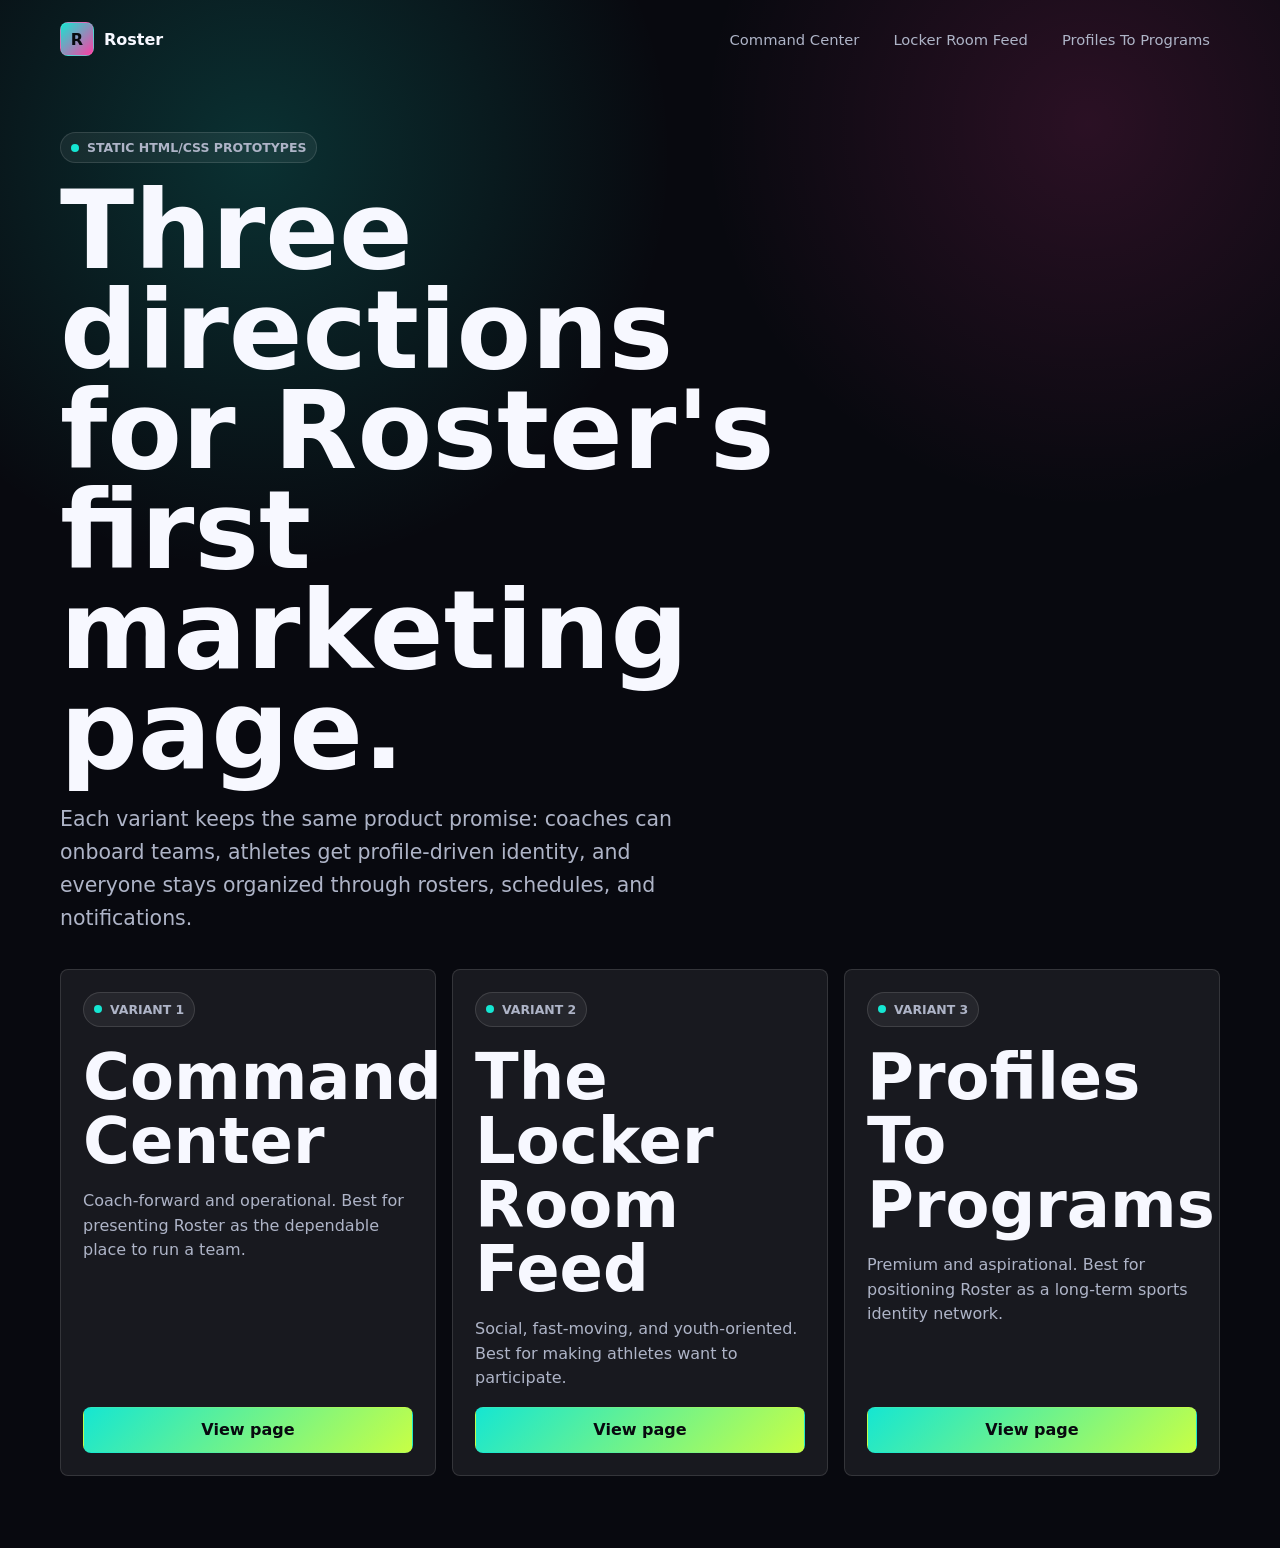
<file: marketing-page-variants/index.html>
<!doctype html>
<html lang="en">
  <head>
    <meta charset="utf-8">
    <meta name="viewport" content="width=device-width, initial-scale=1">
    <title>Roster Marketing Page Variants</title>
    <link rel="stylesheet" href="styles.css">
  </head>
  <body class="page variant-index">
    <header class="shell nav">
      <a class="brand" href="index.html"><span class="mark">R</span><span>Roster</span></a>
      <nav class="nav-links" aria-label="Variant navigation">
        <a href="command-center.html">Command Center</a>
        <a href="locker-room-feed.html">Locker Room Feed</a>
        <a href="profiles-to-programs.html">Profiles To Programs</a>
      </nav>
    </header>

    <main class="shell">
      <section class="hero">
        <div>
          <p class="eyebrow">Static HTML/CSS prototypes</p>
          <h1>Three directions for Roster's first marketing page.</h1>
          <p class="lead">Each variant keeps the same product promise: coaches can onboard teams, athletes get profile-driven identity, and everyone stays organized through rosters, schedules, and notifications.</p>
          <div class="variant-cards">
            <a class="variant-card" href="command-center.html">
              <div>
                <p class="eyebrow">Variant 1</p>
                <h2>Command Center</h2>
                <p>Coach-forward and operational. Best for presenting Roster as the dependable place to run a team.</p>
              </div>
              <span class="button accent">View page</span>
            </a>
            <a class="variant-card" href="locker-room-feed.html">
              <div>
                <p class="eyebrow">Variant 2</p>
                <h2>The Locker Room Feed</h2>
                <p>Social, fast-moving, and youth-oriented. Best for making athletes want to participate.</p>
              </div>
              <span class="button accent">View page</span>
            </a>
            <a class="variant-card" href="profiles-to-programs.html">
              <div>
                <p class="eyebrow">Variant 3</p>
                <h2>Profiles To Programs</h2>
                <p>Premium and aspirational. Best for positioning Roster as a long-term sports identity network.</p>
              </div>
              <span class="button accent">View page</span>
            </a>
          </div>
        </div>
      </section>
    </main>
  </body>
</html>
</file>
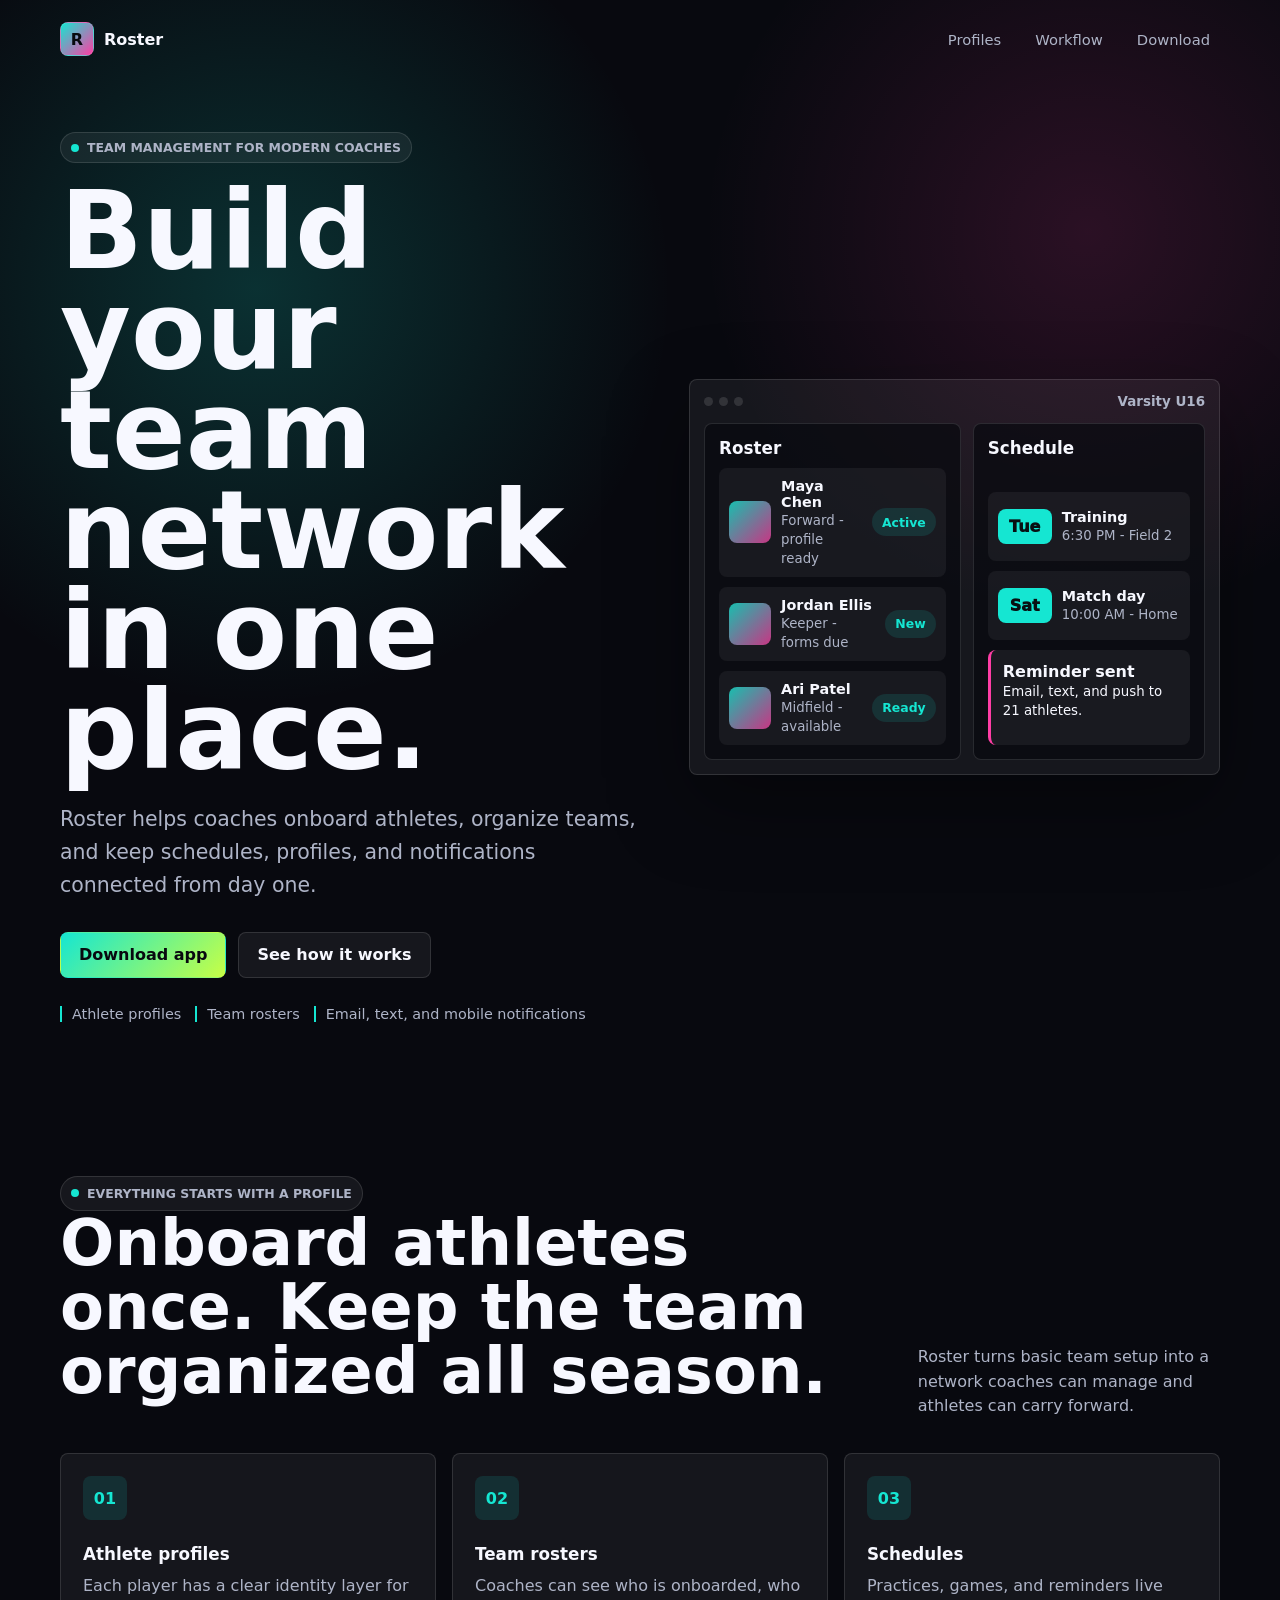
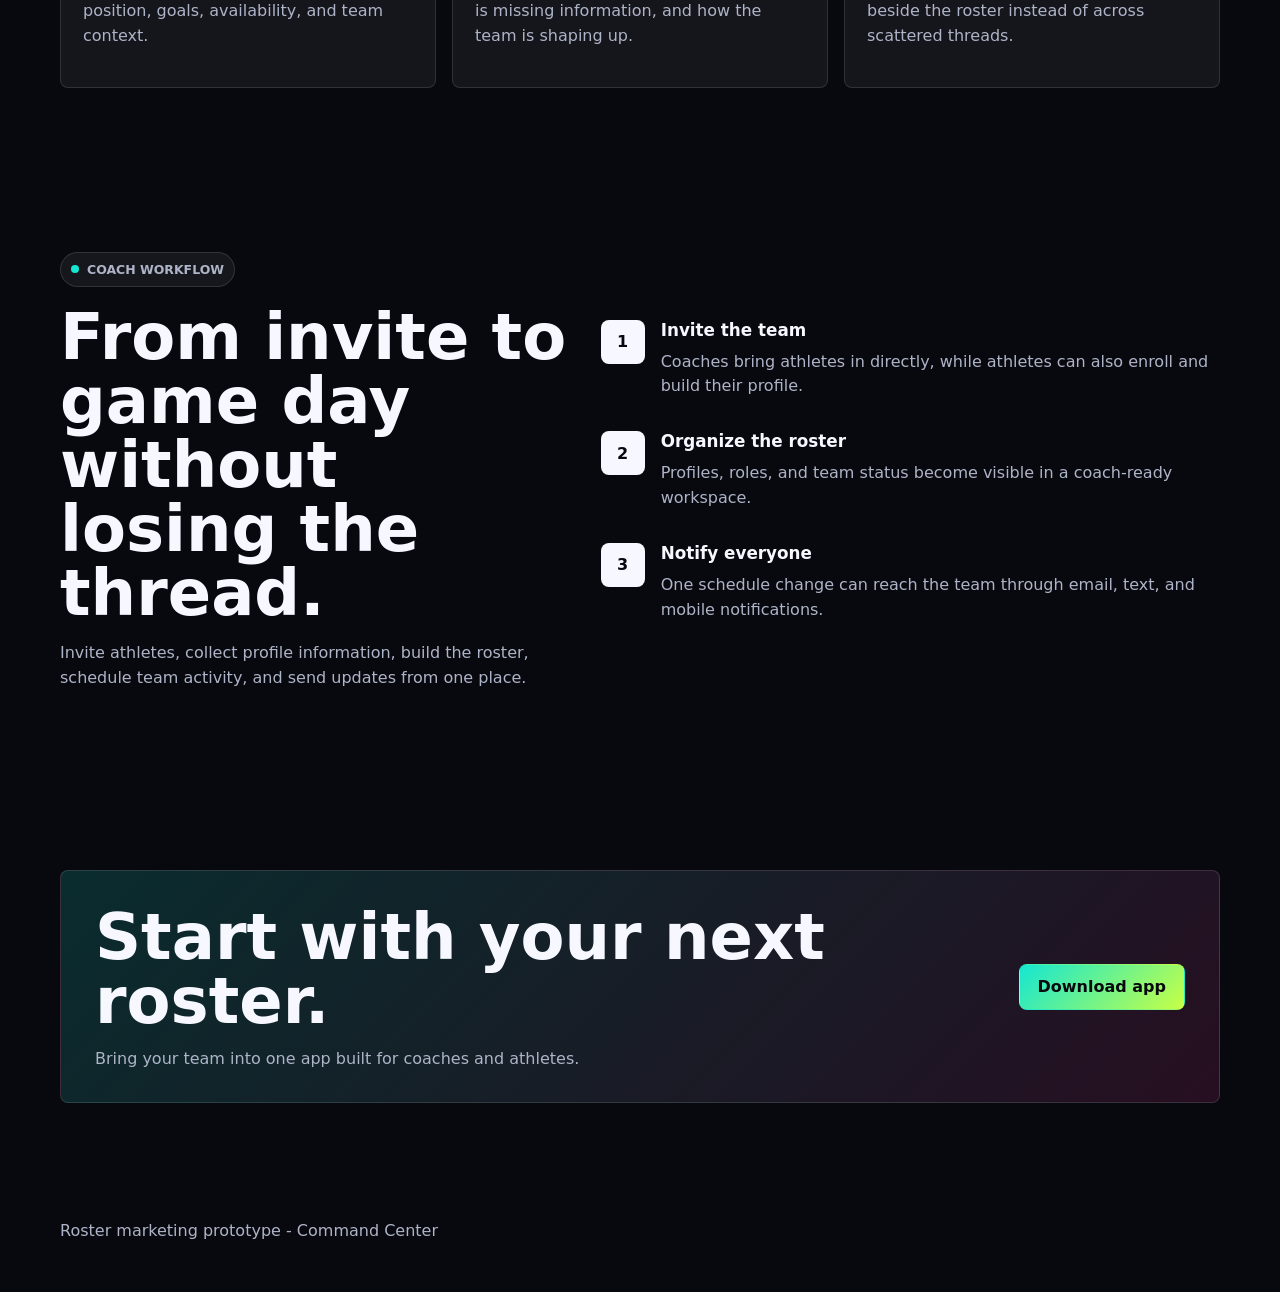
<file: marketing-page-variants/command-center.html>
<!doctype html>
<html lang="en">
  <head>
    <meta charset="utf-8">
    <meta name="viewport" content="width=device-width, initial-scale=1">
    <title>Roster - Command Center</title>
    <link rel="stylesheet" href="styles.css">
  </head>
  <body class="page">
    <header class="shell nav">
      <a class="brand" href="index.html"><span class="mark">R</span><span>Roster</span></a>
      <nav class="nav-links" aria-label="Page navigation">
        <a href="#profiles">Profiles</a>
        <a href="#workflow">Workflow</a>
        <a href="#download">Download</a>
      </nav>
    </header>

    <main>
      <section class="shell hero">
        <div>
          <p class="eyebrow">Team management for modern coaches</p>
          <h1>Build your team network in one place.</h1>
          <p class="lead">Roster helps coaches onboard athletes, organize teams, and keep schedules, profiles, and notifications connected from day one.</p>
          <div class="actions">
            <a class="button accent" href="#download">Download app</a>
            <a class="button secondary" href="#workflow">See how it works</a>
          </div>
          <div class="meta-row">
            <span>Athlete profiles</span>
            <span>Team rosters</span>
            <span>Email, text, and mobile notifications</span>
          </div>
        </div>

        <div class="panel mock-dashboard" aria-label="Roster product dashboard mockup">
          <div class="mock-top">
            <div class="dots"><span></span><span></span><span></span></div>
            <strong>Varsity U16</strong>
          </div>
          <div class="dash-layout">
            <div class="card">
              <h3>Roster</h3>
              <div class="roster-list">
                <div class="player-row"><span class="avatar"></span><span><b>Maya Chen</b><small>Forward - profile ready</small></span><span class="pill">Active</span></div>
                <div class="player-row"><span class="avatar"></span><span><b>Jordan Ellis</b><small>Keeper - forms due</small></span><span class="pill">New</span></div>
                <div class="player-row"><span class="avatar"></span><span><b>Ari Patel</b><small>Midfield - available</small></span><span class="pill">Ready</span></div>
              </div>
            </div>
            <div class="card schedule">
              <h3>Schedule</h3>
              <div class="event-row"><span class="date-chip">Tue</span><span><b>Training</b><small>6:30 PM - Field 2</small></span></div>
              <div class="event-row"><span class="date-chip">Sat</span><span><b>Match day</b><small>10:00 AM - Home</small></span></div>
              <div class="notify-stack">
                <div class="notify"><b>Reminder sent</b><br><small>Email, text, and push to 21 athletes.</small></div>
              </div>
            </div>
          </div>
        </div>
      </section>

      <section id="profiles" class="shell">
        <div class="section-head">
          <div>
            <p class="eyebrow">Everything starts with a profile</p>
            <h2>Onboard athletes once. Keep the team organized all season.</h2>
          </div>
          <p>Roster turns basic team setup into a network coaches can manage and athletes can carry forward.</p>
        </div>
        <div class="feature-grid">
          <article class="feature"><span class="icon">01</span><h3>Athlete profiles</h3><p>Each player has a clear identity layer for position, goals, availability, and team context.</p></article>
          <article class="feature"><span class="icon">02</span><h3>Team rosters</h3><p>Coaches can see who is onboarded, who is missing information, and how the team is shaping up.</p></article>
          <article class="feature"><span class="icon">03</span><h3>Schedules</h3><p>Practices, games, and reminders live beside the roster instead of across scattered threads.</p></article>
        </div>
      </section>

      <section id="workflow" class="shell split">
        <div>
          <p class="eyebrow">Coach workflow</p>
          <h2>From invite to game day without losing the thread.</h2>
          <p>Invite athletes, collect profile information, build the roster, schedule team activity, and send updates from one place.</p>
        </div>
        <div class="timeline">
          <div class="timeline-step"><span>1</span><div><h3>Invite the team</h3><p>Coaches bring athletes in directly, while athletes can also enroll and build their profile.</p></div></div>
          <div class="timeline-step"><span>2</span><div><h3>Organize the roster</h3><p>Profiles, roles, and team status become visible in a coach-ready workspace.</p></div></div>
          <div class="timeline-step"><span>3</span><div><h3>Notify everyone</h3><p>One schedule change can reach the team through email, text, and mobile notifications.</p></div></div>
        </div>
      </section>

      <section id="download" class="shell">
        <div class="cta-band">
          <div>
            <h2>Start with your next roster.</h2>
            <p>Bring your team into one app built for coaches and athletes.</p>
          </div>
          <a class="button accent" href="#">Download app</a>
        </div>
      </section>
    </main>

    <footer class="shell footer">Roster marketing prototype - Command Center</footer>
  </body>
</html>
</file>
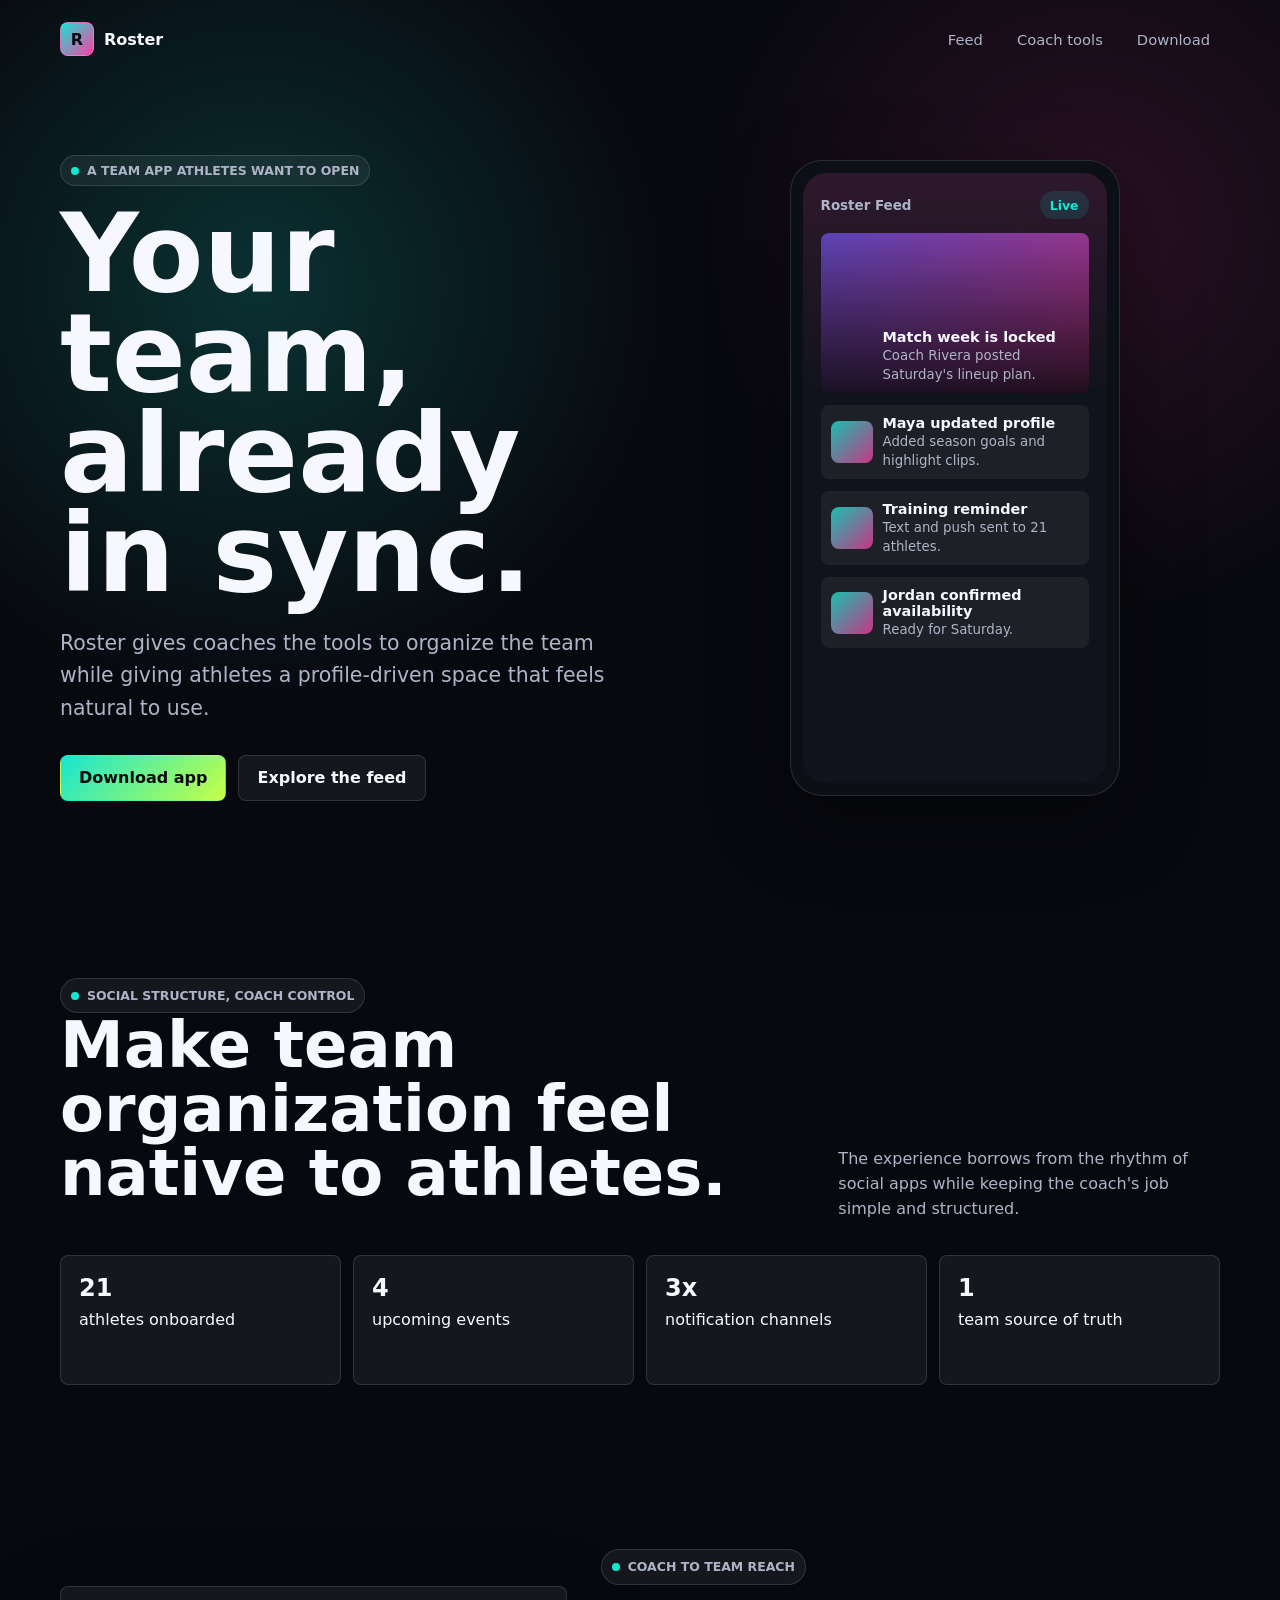
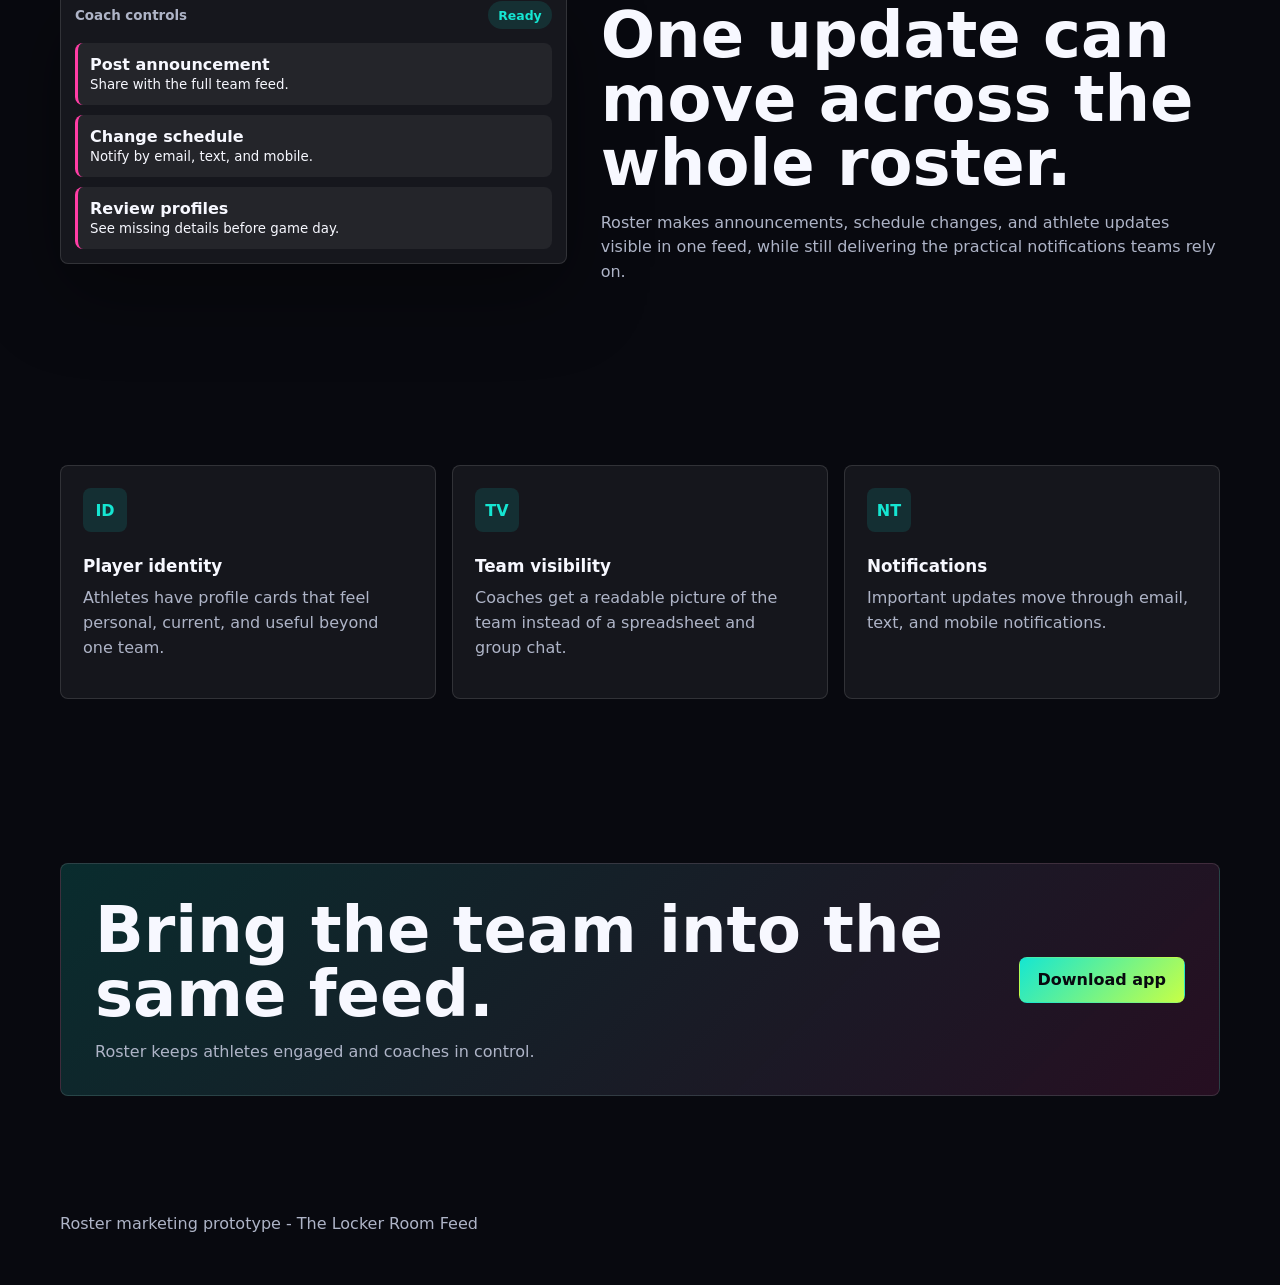
<file: marketing-page-variants/locker-room-feed.html>
<!doctype html>
<html lang="en">
  <head>
    <meta charset="utf-8">
    <meta name="viewport" content="width=device-width, initial-scale=1">
    <title>Roster - The Locker Room Feed</title>
    <link rel="stylesheet" href="styles.css">
  </head>
  <body class="page">
    <header class="shell nav">
      <a class="brand" href="index.html"><span class="mark">R</span><span>Roster</span></a>
      <nav class="nav-links" aria-label="Page navigation">
        <a href="#feed">Feed</a>
        <a href="#coach">Coach tools</a>
        <a href="#download">Download</a>
      </nav>
    </header>

    <main>
      <section class="shell hero">
        <div>
          <p class="eyebrow">A team app athletes want to open</p>
          <h1>Your team, already in sync.</h1>
          <p class="lead">Roster gives coaches the tools to organize the team while giving athletes a profile-driven space that feels natural to use.</p>
          <div class="actions">
            <a class="button accent" href="#download">Download app</a>
            <a class="button secondary" href="#feed">Explore the feed</a>
          </div>
        </div>

        <div class="phone" aria-label="Roster social feed mockup">
          <div class="phone-screen">
            <div class="mock-top"><strong>Roster Feed</strong><span class="pill">Live</span></div>
            <div class="feed-stack">
              <div class="feed-item featured"><span></span><span><b>Match week is locked</b><small>Coach Rivera posted Saturday's lineup plan.</small></span></div>
              <div class="feed-item"><span class="avatar"></span><span><b>Maya updated profile</b><small>Added season goals and highlight clips.</small></span></div>
              <div class="feed-item"><span class="avatar"></span><span><b>Training reminder</b><small>Text and push sent to 21 athletes.</small></span></div>
              <div class="feed-item"><span class="avatar"></span><span><b>Jordan confirmed availability</b><small>Ready for Saturday.</small></span></div>
            </div>
          </div>
        </div>
      </section>

      <section id="feed" class="shell">
        <div class="section-head">
          <div>
            <p class="eyebrow">Social structure, coach control</p>
            <h2>Make team organization feel native to athletes.</h2>
          </div>
          <p>The experience borrows from the rhythm of social apps while keeping the coach's job simple and structured.</p>
        </div>
        <div class="social-strip">
          <div class="social-tile"><b>21</b><span>athletes onboarded</span></div>
          <div class="social-tile"><b>4</b><span>upcoming events</span></div>
          <div class="social-tile"><b>3x</b><span>notification channels</span></div>
          <div class="social-tile"><b>1</b><span>team source of truth</span></div>
        </div>
      </section>

      <section id="coach" class="shell split">
        <div class="panel mock-dashboard">
          <div class="mock-top">
            <strong>Coach controls</strong>
            <span class="pill">Ready</span>
          </div>
          <div class="notify-stack">
            <div class="notify"><b>Post announcement</b><br><small>Share with the full team feed.</small></div>
            <div class="notify"><b>Change schedule</b><br><small>Notify by email, text, and mobile.</small></div>
            <div class="notify"><b>Review profiles</b><br><small>See missing details before game day.</small></div>
          </div>
        </div>
        <div>
          <p class="eyebrow">Coach to team reach</p>
          <h2>One update can move across the whole roster.</h2>
          <p>Roster makes announcements, schedule changes, and athlete updates visible in one feed, while still delivering the practical notifications teams rely on.</p>
        </div>
      </section>

      <section class="shell">
        <div class="feature-grid">
          <article class="feature"><span class="icon">ID</span><h3>Player identity</h3><p>Athletes have profile cards that feel personal, current, and useful beyond one team.</p></article>
          <article class="feature"><span class="icon">TV</span><h3>Team visibility</h3><p>Coaches get a readable picture of the team instead of a spreadsheet and group chat.</p></article>
          <article class="feature"><span class="icon">NT</span><h3>Notifications</h3><p>Important updates move through email, text, and mobile notifications.</p></article>
        </div>
      </section>

      <section id="download" class="shell">
        <div class="cta-band">
          <div>
            <h2>Bring the team into the same feed.</h2>
            <p>Roster keeps athletes engaged and coaches in control.</p>
          </div>
          <a class="button accent" href="#">Download app</a>
        </div>
      </section>
    </main>

    <footer class="shell footer">Roster marketing prototype - The Locker Room Feed</footer>
  </body>
</html>
</file>
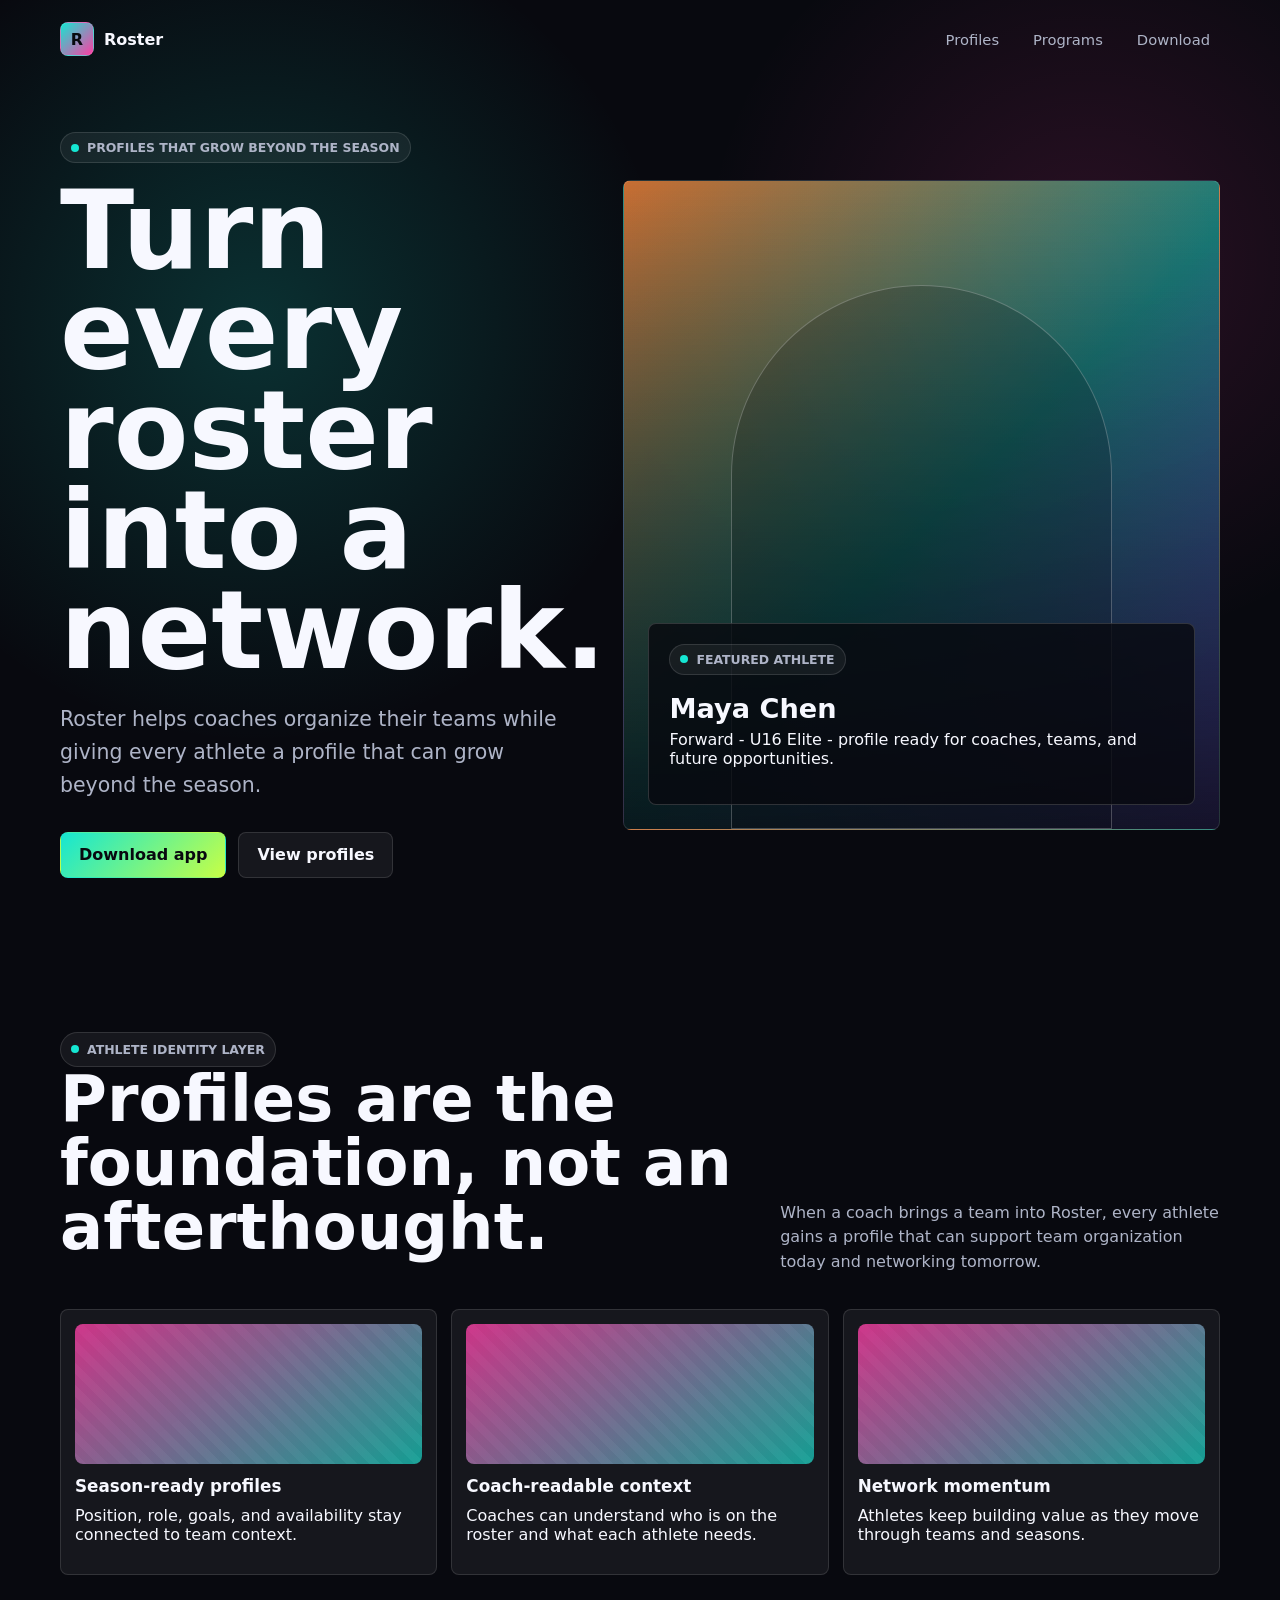
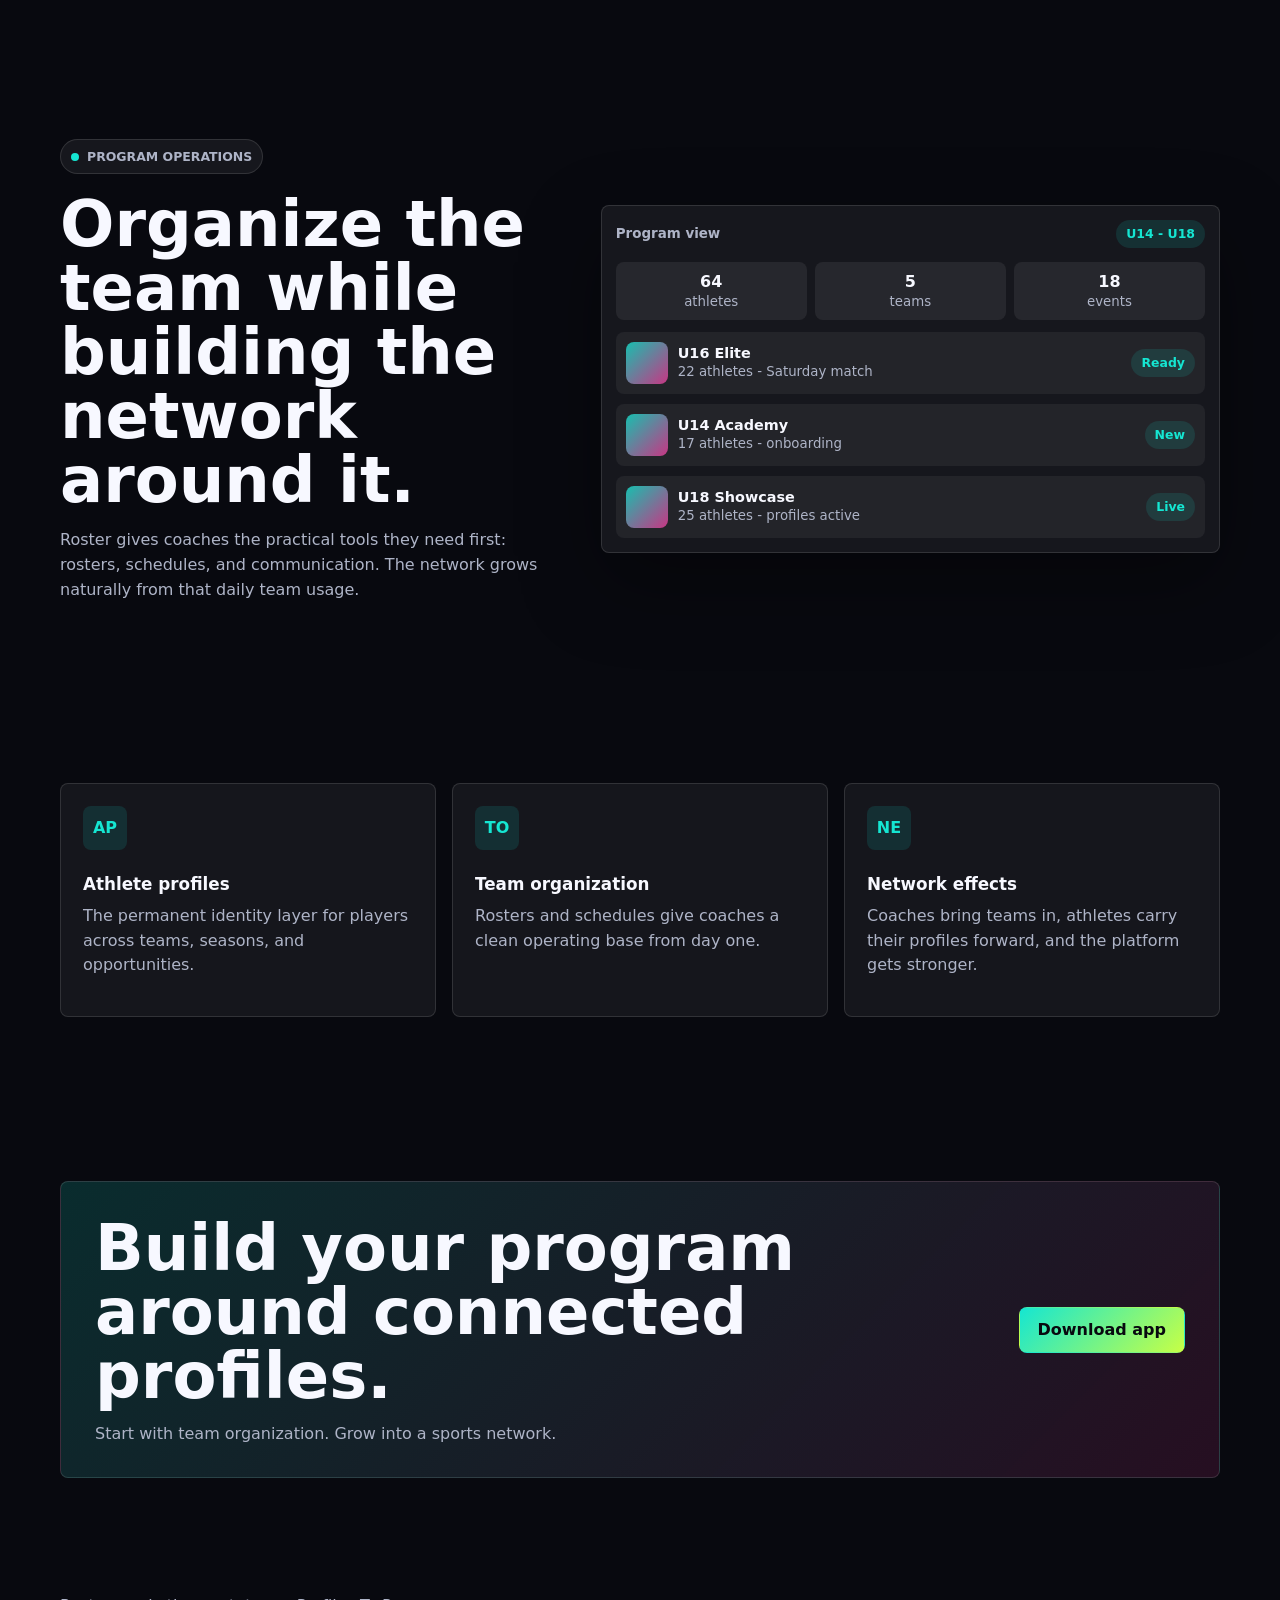
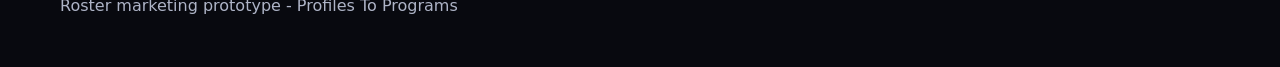
<file: marketing-page-variants/profiles-to-programs.html>
<!doctype html>
<html lang="en">
  <head>
    <meta charset="utf-8">
    <meta name="viewport" content="width=device-width, initial-scale=1">
    <title>Roster - Profiles To Programs</title>
    <link rel="stylesheet" href="styles.css">
  </head>
  <body class="page">
    <header class="shell nav">
      <a class="brand" href="index.html"><span class="mark">R</span><span>Roster</span></a>
      <nav class="nav-links" aria-label="Page navigation">
        <a href="#profiles">Profiles</a>
        <a href="#programs">Programs</a>
        <a href="#download">Download</a>
      </nav>
    </header>

    <main>
      <section class="shell hero editorial-hero">
        <div>
          <p class="eyebrow">Profiles that grow beyond the season</p>
          <h1>Turn every roster into a network.</h1>
          <p class="lead">Roster helps coaches organize their teams while giving every athlete a profile that can grow beyond the season.</p>
          <div class="actions">
            <a class="button accent" href="#download">Download app</a>
            <a class="button secondary" href="#profiles">View profiles</a>
          </div>
        </div>
        <div class="poster" aria-label="Premium athlete profile visual">
          <div class="poster-card">
            <p class="eyebrow">Featured athlete</p>
            <h3>Maya Chen</h3>
            <p>Forward - U16 Elite - profile ready for coaches, teams, and future opportunities.</p>
          </div>
        </div>
      </section>

      <section id="profiles" class="shell">
        <div class="section-head">
          <div>
            <p class="eyebrow">Athlete identity layer</p>
            <h2>Profiles are the foundation, not an afterthought.</h2>
          </div>
          <p>When a coach brings a team into Roster, every athlete gains a profile that can support team organization today and networking tomorrow.</p>
        </div>
        <div class="mini-profile-grid">
          <article class="mini-profile"><div class="profile-hero"></div><h3>Season-ready profiles</h3><p>Position, role, goals, and availability stay connected to team context.</p></article>
          <article class="mini-profile"><div class="profile-hero"></div><h3>Coach-readable context</h3><p>Coaches can understand who is on the roster and what each athlete needs.</p></article>
          <article class="mini-profile"><div class="profile-hero"></div><h3>Network momentum</h3><p>Athletes keep building value as they move through teams and seasons.</p></article>
        </div>
      </section>

      <section id="programs" class="shell split">
        <div>
          <p class="eyebrow">Program operations</p>
          <h2>Organize the team while building the network around it.</h2>
          <p>Roster gives coaches the practical tools they need first: rosters, schedules, and communication. The network grows naturally from that daily team usage.</p>
        </div>
        <div class="panel mock-dashboard">
          <div class="mock-top"><strong>Program view</strong><span class="pill">U14 - U18</span></div>
          <div class="stat-grid">
            <div class="stat"><b>64</b><small>athletes</small></div>
            <div class="stat"><b>5</b><small>teams</small></div>
            <div class="stat"><b>18</b><small>events</small></div>
          </div>
          <div class="roster-list">
            <div class="player-row"><span class="avatar"></span><span><b>U16 Elite</b><small>22 athletes - Saturday match</small></span><span class="pill">Ready</span></div>
            <div class="player-row"><span class="avatar"></span><span><b>U14 Academy</b><small>17 athletes - onboarding</small></span><span class="pill">New</span></div>
            <div class="player-row"><span class="avatar"></span><span><b>U18 Showcase</b><small>25 athletes - profiles active</small></span><span class="pill">Live</span></div>
          </div>
        </div>
      </section>

      <section class="shell">
        <div class="feature-grid">
          <article class="feature"><span class="icon">AP</span><h3>Athlete profiles</h3><p>The permanent identity layer for players across teams, seasons, and opportunities.</p></article>
          <article class="feature"><span class="icon">TO</span><h3>Team organization</h3><p>Rosters and schedules give coaches a clean operating base from day one.</p></article>
          <article class="feature"><span class="icon">NE</span><h3>Network effects</h3><p>Coaches bring teams in, athletes carry their profiles forward, and the platform gets stronger.</p></article>
        </div>
      </section>

      <section id="download" class="shell">
        <div class="cta-band">
          <div>
            <h2>Build your program around connected profiles.</h2>
            <p>Start with team organization. Grow into a sports network.</p>
          </div>
          <a class="button accent" href="#">Download app</a>
        </div>
      </section>
    </main>

    <footer class="shell footer">Roster marketing prototype - Profiles To Programs</footer>
  </body>
</html>
</file>
<file: marketing-page-variants/styles.css>
:root {
  --bg: #08090f;
  --panel: #11131c;
  --panel-2: #171a25;
  --text: #f7f8ff;
  --muted: #aeb4c7;
  --line: rgba(255, 255, 255, 0.12);
  --cyan: #15e6d2;
  --pink: #ff3da5;
  --lime: #c7ff45;
  --violet: #7c5cff;
  --orange: #ff8a3d;
  --radius: 8px;
  color-scheme: dark;
  font-family: Inter, ui-sans-serif, system-ui, -apple-system, BlinkMacSystemFont, "Segoe UI", sans-serif;
}

* {
  box-sizing: border-box;
}

html {
  scroll-behavior: smooth;
}

body {
  margin: 0;
  min-width: 320px;
  background: var(--bg);
  color: var(--text);
}

a {
  color: inherit;
  text-decoration: none;
}

.page {
  overflow-x: hidden;
  background:
    radial-gradient(circle at 20% 10%, rgba(21, 230, 210, 0.18), transparent 26rem),
    radial-gradient(circle at 85% 8%, rgba(255, 61, 165, 0.14), transparent 24rem),
    var(--bg);
}

.shell {
  width: min(1160px, calc(100% - 40px));
  margin: 0 auto;
}

.nav {
  display: flex;
  align-items: center;
  justify-content: space-between;
  gap: 20px;
  padding: 22px 0;
}

.brand {
  display: inline-flex;
  align-items: center;
  gap: 10px;
  font-weight: 900;
  letter-spacing: 0;
}

.mark {
  display: grid;
  width: 34px;
  height: 34px;
  place-items: center;
  border: 1px solid var(--line);
  border-radius: 8px;
  background: linear-gradient(135deg, var(--cyan), var(--pink));
  color: #08090f;
}

.nav-links {
  display: flex;
  align-items: center;
  gap: 14px;
  color: var(--muted);
  font-size: 0.92rem;
}

.nav-links a {
  padding: 8px 10px;
  border-radius: 8px;
}

.nav-links a:hover {
  background: rgba(255, 255, 255, 0.08);
  color: var(--text);
}

.button {
  display: inline-flex;
  min-height: 46px;
  align-items: center;
  justify-content: center;
  gap: 9px;
  padding: 0 18px;
  border: 1px solid transparent;
  border-radius: 8px;
  background: var(--text);
  color: #08090f;
  font-weight: 850;
  line-height: 1;
}

.button.secondary {
  border-color: var(--line);
  background: rgba(255, 255, 255, 0.06);
  color: var(--text);
}

.button.accent {
  background: linear-gradient(135deg, var(--cyan), var(--lime));
}

.hero {
  display: grid;
  grid-template-columns: minmax(0, 1fr) minmax(340px, 0.92fr);
  gap: 52px;
  align-items: center;
  min-height: calc(100vh - 82px);
  padding: 54px 0 72px;
}

.eyebrow {
  display: inline-flex;
  width: fit-content;
  align-items: center;
  gap: 8px;
  margin: 0 0 18px;
  padding: 7px 10px;
  border: 1px solid var(--line);
  border-radius: 999px;
  background: rgba(255, 255, 255, 0.06);
  color: var(--muted);
  font-size: 0.78rem;
  font-weight: 800;
  text-transform: uppercase;
}

.eyebrow::before {
  content: "";
  width: 8px;
  height: 8px;
  border-radius: 50%;
  background: var(--cyan);
}

h1,
h2,
h3,
p {
  margin-top: 0;
}

h1 {
  max-width: 780px;
  margin-bottom: 22px;
  font-size: clamp(3rem, 9vw, 6.8rem);
  line-height: 0.92;
  letter-spacing: 0;
}

h2 {
  margin-bottom: 16px;
  font-size: clamp(2rem, 5vw, 4rem);
  line-height: 1;
  letter-spacing: 0;
}

h3 {
  margin-bottom: 10px;
  font-size: 1.05rem;
}

.lead {
  max-width: 670px;
  color: var(--muted);
  font-size: clamp(1.04rem, 2vw, 1.28rem);
  line-height: 1.6;
}

.actions {
  display: flex;
  flex-wrap: wrap;
  gap: 12px;
  margin-top: 30px;
}

.meta-row {
  display: flex;
  flex-wrap: wrap;
  gap: 14px;
  margin-top: 28px;
  color: var(--muted);
  font-size: 0.9rem;
}

.meta-row span {
  border-left: 2px solid var(--cyan);
  padding-left: 10px;
}

section {
  padding: 82px 0;
}

.section-head {
  display: flex;
  align-items: end;
  justify-content: space-between;
  gap: 24px;
  margin-bottom: 34px;
}

.section-head p {
  max-width: 480px;
  margin-bottom: 0;
  color: var(--muted);
  line-height: 1.55;
}

.feature-grid {
  display: grid;
  grid-template-columns: repeat(3, minmax(0, 1fr));
  gap: 16px;
}

.feature {
  min-height: 220px;
  padding: 22px;
  border: 1px solid var(--line);
  border-radius: var(--radius);
  background: rgba(255, 255, 255, 0.055);
}

.feature .icon {
  display: grid;
  width: 44px;
  height: 44px;
  margin-bottom: 24px;
  place-items: center;
  border-radius: 8px;
  background: rgba(21, 230, 210, 0.12);
  color: var(--cyan);
  font-weight: 900;
}

.feature p,
.split p,
.timeline p {
  color: var(--muted);
  line-height: 1.55;
}

.split {
  display: grid;
  grid-template-columns: minmax(0, 0.9fr) minmax(0, 1.1fr);
  gap: 34px;
  align-items: center;
}

.panel {
  border: 1px solid var(--line);
  border-radius: var(--radius);
  background: rgba(255, 255, 255, 0.06);
  box-shadow: 0 30px 80px rgba(0, 0, 0, 0.35);
}

.mock-dashboard {
  padding: 14px;
}

.mock-top {
  display: flex;
  align-items: center;
  justify-content: space-between;
  margin-bottom: 14px;
  color: var(--muted);
  font-size: 0.84rem;
}

.dots {
  display: flex;
  gap: 6px;
}

.dots span {
  display: block;
  width: 9px;
  height: 9px;
  border-radius: 50%;
  background: var(--line);
}

.dash-layout {
  display: grid;
  grid-template-columns: 1.05fr 0.95fr;
  gap: 12px;
}

.card {
  border: 1px solid var(--line);
  border-radius: var(--radius);
  background: rgba(8, 9, 15, 0.7);
  padding: 14px;
}

.roster-list {
  display: grid;
  gap: 10px;
}

.player-row,
.feed-item,
.event-row {
  display: grid;
  grid-template-columns: 42px 1fr auto;
  gap: 10px;
  align-items: center;
  padding: 10px;
  border-radius: 8px;
  background: rgba(255, 255, 255, 0.055);
}

.avatar {
  width: 42px;
  height: 42px;
  border-radius: 8px;
  background:
    linear-gradient(135deg, rgba(21, 230, 210, 0.8), rgba(255, 61, 165, 0.75)),
    #222;
}

.player-row b,
.feed-item b,
.event-row b {
  display: block;
  font-size: 0.9rem;
}

.player-row small,
.feed-item small,
.event-row small {
  color: var(--muted);
}

.pill {
  display: inline-flex;
  align-items: center;
  justify-content: center;
  min-height: 28px;
  padding: 0 10px;
  border-radius: 999px;
  background: rgba(21, 230, 210, 0.12);
  color: var(--cyan);
  font-size: 0.78rem;
  font-weight: 800;
}

.schedule {
  display: grid;
  gap: 10px;
}

.event-row {
  grid-template-columns: 54px 1fr;
}

.date-chip {
  border-radius: 8px;
  background: var(--cyan);
  color: #081012;
  padding: 8px;
  text-align: center;
  font-weight: 950;
}

.notify-stack {
  display: grid;
  gap: 10px;
}

.notify {
  padding: 12px;
  border-left: 3px solid var(--pink);
  border-radius: 8px;
  background: rgba(255, 255, 255, 0.06);
}

.phone {
  width: min(330px, 100%);
  margin: 0 auto;
  border: 1px solid var(--line);
  border-radius: 32px;
  background: #0d0f17;
  padding: 12px;
  box-shadow: 0 26px 80px rgba(0, 0, 0, 0.45);
}

.phone-screen {
  overflow: hidden;
  min-height: 610px;
  border-radius: 24px;
  background:
    linear-gradient(180deg, rgba(255, 61, 165, 0.12), transparent 36%),
    #11131c;
  padding: 18px;
}

.profile-hero {
  height: 220px;
  border-radius: 8px;
  background:
    linear-gradient(145deg, rgba(255, 61, 165, 0.78), rgba(21, 230, 210, 0.65)),
    repeating-linear-gradient(45deg, rgba(255,255,255,0.08) 0 8px, transparent 8px 16px);
}

.stat-grid {
  display: grid;
  grid-template-columns: repeat(3, 1fr);
  gap: 8px;
  margin: 12px 0;
}

.stat {
  padding: 10px;
  border-radius: 8px;
  background: rgba(255, 255, 255, 0.07);
  text-align: center;
}

.stat b {
  display: block;
}

.stat small {
  color: var(--muted);
}

.timeline {
  display: grid;
  gap: 16px;
}

.timeline-step {
  display: grid;
  grid-template-columns: 44px 1fr;
  gap: 16px;
}

.timeline-step span {
  display: grid;
  width: 44px;
  height: 44px;
  place-items: center;
  border-radius: 8px;
  background: var(--text);
  color: #08090f;
  font-weight: 900;
}

.cta-band {
  display: grid;
  grid-template-columns: 1fr auto;
  gap: 20px;
  align-items: center;
  padding: 34px;
  border: 1px solid var(--line);
  border-radius: var(--radius);
  background: linear-gradient(135deg, rgba(21, 230, 210, 0.16), rgba(255, 61, 165, 0.12));
}

.cta-band p {
  margin: 0;
  color: var(--muted);
}

.footer {
  padding: 36px 0 52px;
  color: var(--muted);
}

.variant-index .hero {
  grid-template-columns: 1fr;
  min-height: auto;
}

.variant-cards {
  display: grid;
  grid-template-columns: repeat(3, minmax(0, 1fr));
  gap: 16px;
  margin-top: 34px;
}

.variant-card {
  display: flex;
  min-height: 300px;
  flex-direction: column;
  justify-content: space-between;
  padding: 22px;
  border: 1px solid var(--line);
  border-radius: var(--radius);
  background: rgba(255, 255, 255, 0.065);
}

.variant-card p {
  color: var(--muted);
  line-height: 1.55;
}

.feed-stack {
  display: grid;
  gap: 12px;
}

.feed-item {
  grid-template-columns: 42px 1fr;
}

.feed-item.featured {
  min-height: 160px;
  align-items: end;
  background:
    linear-gradient(180deg, rgba(8, 9, 15, 0.1), rgba(8, 9, 15, 0.86)),
    linear-gradient(135deg, rgba(124, 92, 255, 0.75), rgba(255, 61, 165, 0.75));
}

.social-strip {
  display: grid;
  grid-template-columns: repeat(4, 1fr);
  gap: 12px;
}

.social-tile {
  min-height: 130px;
  padding: 18px;
  border: 1px solid var(--line);
  border-radius: var(--radius);
  background: rgba(255, 255, 255, 0.06);
}

.social-tile b {
  display: block;
  margin-bottom: 8px;
  font-size: 1.5rem;
}

.editorial-hero {
  grid-template-columns: minmax(0, 0.9fr) minmax(360px, 1.05fr);
}

.poster {
  position: relative;
  min-height: 650px;
  border: 1px solid var(--line);
  border-radius: var(--radius);
  background:
    linear-gradient(180deg, transparent, rgba(8, 9, 15, 0.86)),
    linear-gradient(135deg, rgba(255, 138, 61, 0.78), rgba(21, 230, 210, 0.52) 52%, rgba(124, 92, 255, 0.8));
  overflow: hidden;
}

.poster::before {
  content: "";
  position: absolute;
  inset: 16% 18% 0;
  border-radius: 999px 999px 0 0;
  border: 1px solid rgba(255, 255, 255, 0.24);
  background: rgba(8, 9, 15, 0.18);
}

.poster-card {
  position: absolute;
  right: 24px;
  bottom: 24px;
  left: 24px;
  padding: 20px;
  border: 1px solid rgba(255, 255, 255, 0.16);
  border-radius: var(--radius);
  background: rgba(8, 9, 15, 0.82);
}

.poster-card h3 {
  margin-bottom: 6px;
  font-size: 1.7rem;
}

.mini-profile-grid {
  display: grid;
  grid-template-columns: repeat(3, 1fr);
  gap: 14px;
}

.mini-profile {
  min-height: 260px;
  padding: 14px;
  border: 1px solid var(--line);
  border-radius: var(--radius);
  background: rgba(255, 255, 255, 0.06);
}

.mini-profile .profile-hero {
  height: 140px;
  margin-bottom: 12px;
}

@media (max-width: 880px) {
  .nav {
    align-items: flex-start;
  }

  .nav-links {
    justify-content: flex-end;
    flex-wrap: wrap;
  }

  .hero,
  .split,
  .editorial-hero,
  .cta-band {
    grid-template-columns: 1fr;
  }

  .feature-grid,
  .variant-cards,
  .mini-profile-grid,
  .social-strip {
    grid-template-columns: 1fr;
  }

  .dash-layout {
    grid-template-columns: 1fr;
  }

  .section-head {
    display: block;
  }

  .poster {
    min-height: 500px;
  }
}

@media (max-width: 560px) {
  .shell {
    width: min(100% - 24px, 1160px);
  }

  .nav {
    display: block;
  }

  .nav-links {
    justify-content: flex-start;
    margin-top: 14px;
  }

  h1 {
    font-size: clamp(2.55rem, 16vw, 4.4rem);
  }

  section {
    padding: 58px 0;
  }

  .hero {
    padding-top: 34px;
  }

  .button {
    width: 100%;
  }
}
</file>
